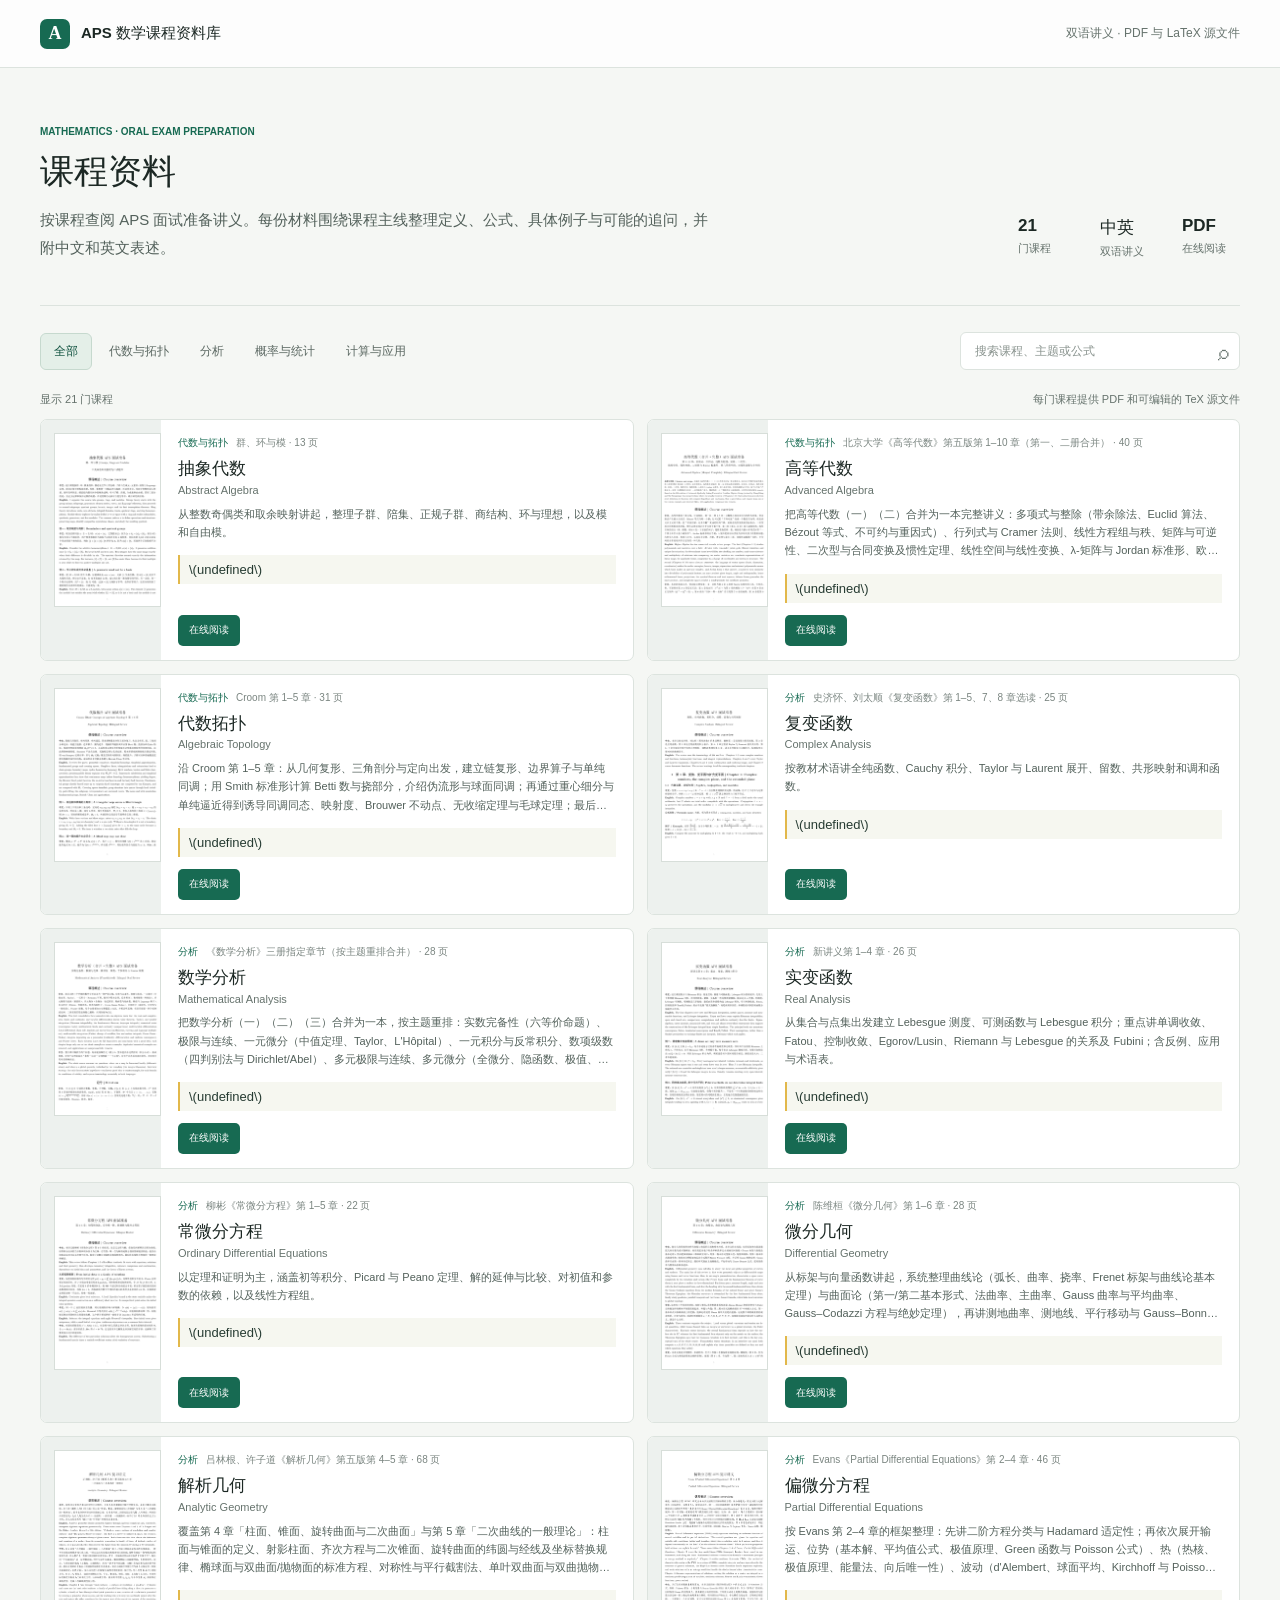
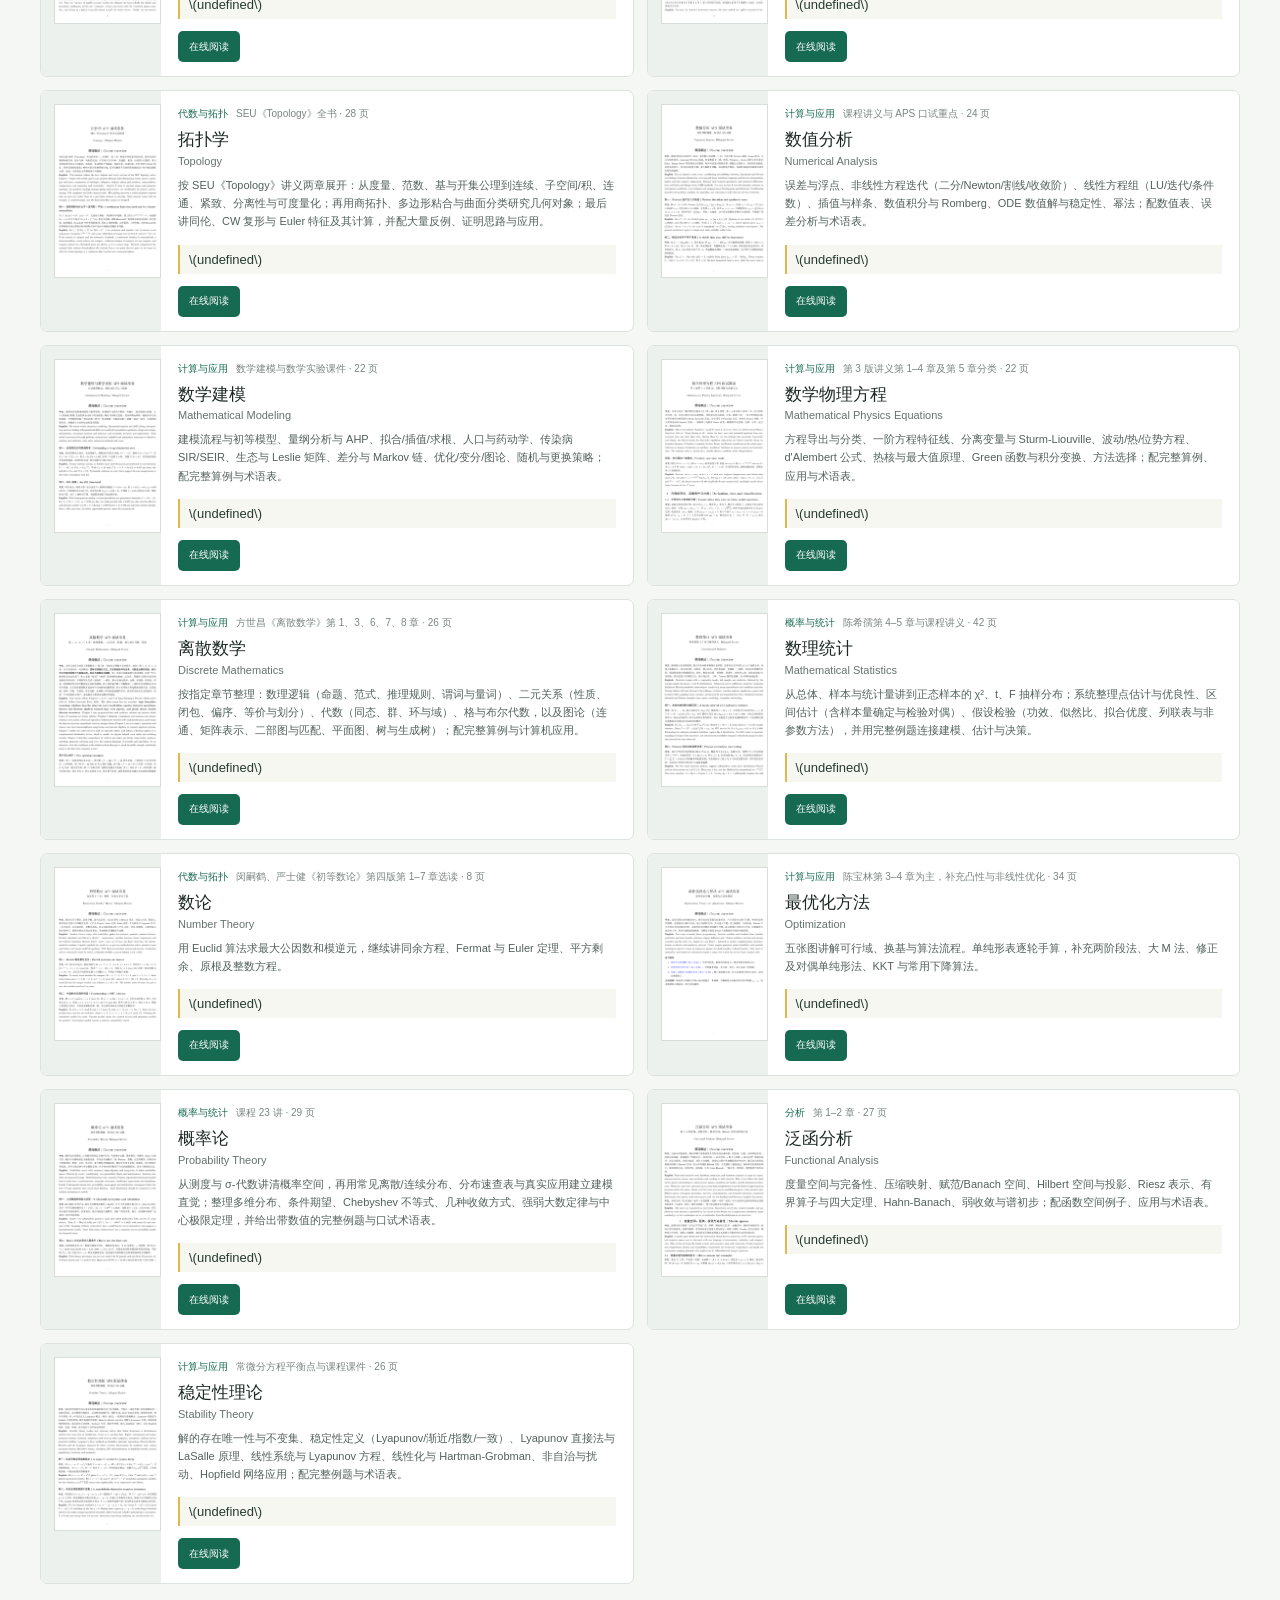
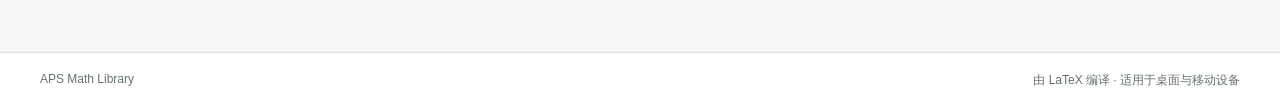
<file: index.html>
<!doctype html>
<html lang="zh-CN">
  <head>
    <meta charset="utf-8">
    <meta name="viewport" content="width=device-width, initial-scale=1">
    <meta name="theme-color" content="#f5f7f4">
    <meta name="description" content="APS 数学课程双语复习讲义，包含课程概述、定义、公式、例题和口试问题。">
    <title>APS 数学课程资料库</title>
    <link rel="stylesheet" href="./styles.css">
    <script src="./app.js" defer></script>
  </head>
  <body>
    <header class="topbar">
      <a class="brand" href="./" aria-label="APS 数学课程资料库首页">
        <span class="brand-mark" aria-hidden="true">A</span>
        <span>APS 数学课程资料库</span>
      </a>
      <span class="topbar-note">双语讲义 · PDF 与 LaTeX 源文件</span>
    </header>

    <main>
      <section class="intro" aria-labelledby="page-title">
        <div class="intro-copy">
          <p class="eyebrow">MATHEMATICS · ORAL EXAM PREPARATION</p>
          <h1 id="page-title">课程资料</h1>
          <p class="intro-text">按课程查阅 APS 面试准备讲义。每份材料围绕课程主线整理定义、公式、具体例子与可能的追问，并附中文和英文表述。</p>
        </div>
        <dl class="library-stats" aria-label="资料库概况">
          <div><dt id="course-total">21</dt><dd>门课程</dd></div>
          <div><dt>中英</dt><dd>双语讲义</dd></div>
          <div><dt>PDF</dt><dd>在线阅读</dd></div>
        </dl>
      </section>

      <section class="catalog" aria-label="课程目录">
        <div class="catalog-tools">
          <div class="filters" role="group" aria-label="按学科筛选">
            <button class="filter-button is-active" type="button" data-filter="all" aria-pressed="true">全部</button>
            <button class="filter-button" type="button" data-filter="algebra" aria-pressed="false">代数与拓扑</button>
            <button class="filter-button" type="button" data-filter="analysis" aria-pressed="false">分析</button>
            <button class="filter-button" type="button" data-filter="probability" aria-pressed="false">概率与统计</button>
            <button class="filter-button" type="button" data-filter="applied" aria-pressed="false">计算与应用</button>
          </div>
          <label class="search-box">
            <span class="visually-hidden">搜索课程</span>
            <input id="course-search" type="search" placeholder="搜索课程、主题或公式" autocomplete="off">
            <span class="search-shortcut" aria-hidden="true">⌕</span>
          </label>
        </div>

        <div class="results-line">
          <p id="result-count" aria-live="polite">显示 21 门课程</p>
          <p>每门课程提供 PDF 和可编辑的 TeX 源文件</p>
        </div>
        <div id="course-list" class="course-grid" aria-live="polite"></div>
        <p id="empty-state" class="empty-state" hidden>没有找到匹配的课程，请调整搜索词或筛选条件。</p>
      </section>
    </main>

    <footer class="page-footer">
      <span>APS Math Library</span>
      <span>由 LaTeX 编译 · 适用于桌面与移动设备</span>
    </footer>

    <dialog id="reader" class="reader" aria-labelledby="reader-title">
      <div class="reader-bar">
        <div class="reader-heading">
          <p class="eyebrow">PDF READER</p>
          <h2 id="reader-title">课程讲义</h2>
        </div>
        <button class="close-button" type="button" data-close aria-label="关闭阅读器" title="关闭">关闭</button>
      </div>
      <iframe id="pdf-frame" title="课程 PDF 阅读器" src="about:blank"></iframe>
      <div class="reader-actions">
        <a id="reader-download" class="action-button action-primary" href="#" download>下载 PDF</a>
        <a id="reader-tex" class="action-button action-secondary" href="#" download>下载 TeX 源文件</a>
        <a id="reader-new-tab" class="reader-new-tab" href="#" target="_blank" rel="noreferrer">新标签页打开</a>
      </div>
    </dialog>
  </body>
</html>
</file>
<file: styles.css>
@charset "UTF-8";

:root {
  color-scheme: light;
  --paper: #f5f7f4;
  --surface: #ffffff;
  --ink: #1c2824;
  --muted: #66736d;
  --line: #dce3de;
  --green: #176a52;
  --green-dark: #10523f;
  --coral: #cb5d49;
  --yellow: #e2b84b;
  --shadow: 0 8px 24px rgb(29 52 43 / 7%);
  font-family: "Segoe UI", "Microsoft YaHei", "Noto Sans CJK SC", sans-serif;
  font-synthesis: none;
  text-rendering: optimizeLegibility;
}

* { box-sizing: border-box; }

body {
  min-width: 320px;
  margin: 0;
  color: var(--ink);
  background: var(--paper);
}

button, input { font: inherit; }
button, a { -webkit-tap-highlight-color: transparent; }
a { color: inherit; }

.topbar {
  display: flex;
  align-items: center;
  justify-content: space-between;
  min-height: 68px;
  padding: 0 max(24px, calc((100vw - 1200px) / 2));
  border-bottom: 1px solid var(--line);
  background: rgb(255 255 255 / 82%);
}

.brand {
  display: inline-flex;
  align-items: center;
  gap: 11px;
  color: var(--ink);
  font-size: 15px;
  font-weight: 700;
  text-decoration: none;
}

.brand-mark {
  display: grid;
  width: 30px;
  aspect-ratio: 1;
  place-items: center;
  border-radius: 7px;
  color: #fff;
  background: var(--green);
  font-family: Georgia, serif;
  font-size: 18px;
}

.topbar-note, .page-footer { color: var(--muted); font-size: 12px; }

main {
  width: min(1200px, calc(100% - 48px));
  margin: 0 auto;
}

.intro {
  display: flex;
  align-items: flex-end;
  justify-content: space-between;
  gap: 32px;
  padding: 57px 0 44px;
  border-bottom: 1px solid var(--line);
}

.eyebrow {
  margin: 0 0 12px;
  color: var(--green);
  font-size: 10px;
  font-weight: 750;
  line-height: 1.4;
}

h1, h2, p { margin-top: 0; }
h1 { margin-bottom: 14px; font-size: 34px; line-height: 1.2; }
.intro-text { max-width: 680px; margin-bottom: 0; color: #53615b; font-size: 15px; line-height: 1.85; }

.library-stats {
  display: flex;
  flex: 0 0 auto;
  gap: 28px;
  margin: 0 4px 2px 0;
}

.library-stats div { min-width: 54px; }
.library-stats dt { margin-bottom: 5px; font-size: 17px; font-weight: 750; }
.library-stats dd { margin: 0; color: var(--muted); font-size: 11px; white-space: nowrap; }

.catalog { padding: 26px 0 68px; }
.catalog-tools { display: flex; align-items: center; justify-content: space-between; gap: 20px; }

.filters {
  display: flex;
  align-items: center;
  gap: 3px;
  overflow-x: auto;
  scrollbar-width: thin;
}

.filter-button {
  min-height: 37px;
  padding: 0 13px;
  border: 1px solid transparent;
  border-radius: 6px;
  color: #5b6862;
  background: transparent;
  cursor: pointer;
  font-size: 12px;
  white-space: nowrap;
}

.filter-button:hover { color: var(--green-dark); background: #eaf0ec; }
.filter-button.is-active { border-color: #c6d9ce; color: var(--green-dark); background: #e4efe8; font-weight: 700; }

.search-box {
  display: flex;
  flex: 0 1 280px;
  align-items: center;
  min-width: 190px;
  height: 38px;
  padding: 0 10px 0 12px;
  border: 1px solid var(--line);
  border-radius: 6px;
  background: var(--surface);
}

.search-box:focus-within { border-color: var(--green); box-shadow: 0 0 0 3px rgb(23 106 82 / 10%); }
.search-box input { width: 100%; min-width: 0; border: 0; outline: 0; color: var(--ink); background: transparent; font-size: 12px; }
.search-box input::placeholder { color: #89938e; }
.search-shortcut { color: var(--muted); font-size: 21px; line-height: 1; }

.results-line {
  display: flex;
  align-items: center;
  justify-content: space-between;
  gap: 20px;
  padding: 22px 0 12px;
  color: var(--muted);
  font-size: 11px;
}

.results-line p { margin: 0; }

.course-grid { display: grid; grid-template-columns: repeat(2, minmax(0, 1fr)); gap: 13px; }

.course-card {
  display: grid;
  grid-template-columns: 120px minmax(0, 1fr);
  min-height: 202px;
  overflow: hidden;
  border: 1px solid var(--line);
  border-radius: 7px;
  background: var(--surface);
  transition: border-color 150ms ease, box-shadow 150ms ease, transform 150ms ease;
}

.course-card:hover { transform: translateY(-2px); border-color: #bfd2c6; box-shadow: var(--shadow); }
.cover-link { display: block; min-width: 0; padding: 13px 0 13px 13px; background: #edf1ee; }
.cover-link img { display: block; width: 100%; height: 100%; max-height: 174px; object-fit: cover; object-position: top center; border: 1px solid #d7ded9; }

.course-content { display: flex; min-width: 0; flex-direction: column; padding: 16px 17px 14px; }
.course-meta { display: flex; align-items: center; gap: 8px; margin-bottom: 8px; }
.category-label { color: var(--green); font-size: 10px; font-weight: 750; }
.course-pages { color: #7a8580; font-size: 10px; }
.course-title { margin: 0 0 7px; font-size: 17px; line-height: 1.35; }
.course-subtitle { display: block; margin-top: 2px; color: var(--muted); font-size: 11px; font-weight: 500; }
.course-summary { display: -webkit-box; overflow: hidden; margin: 0 0 14px; color: #53615b; font-size: 11px; line-height: 1.65; -webkit-box-orient: vertical; -webkit-line-clamp: 3; }
.course-formula { min-width: 0; overflow-x: auto; margin: 0 0 12px; padding: 7px 9px; border-left: 2px solid var(--yellow); color: #263b32; background: #f6f7f0; font-size: 13px; white-space: nowrap; }
.course-formula mjx-container { margin: 0 !important; }
.course-actions { display: flex; flex-wrap: wrap; align-items: center; gap: 8px; margin-top: auto; }

.action-button {
  display: inline-flex;
  min-height: 31px;
  align-items: center;
  justify-content: center;
  padding: 0 10px;
  border: 1px solid transparent;
  border-radius: 5px;
  font-size: 10px;
  font-weight: 650;
  text-decoration: none;
  cursor: pointer;
}

.action-primary { color: white; background: var(--green); }
.action-primary:hover { background: var(--green-dark); }
.action-secondary { border-color: #d7e0da; color: #43544b; background: white; }
.action-secondary:hover { border-color: #a8c2b1; background: #f3f7f4; }

.empty-state { padding: 54px 12px; color: var(--muted); text-align: center; font-size: 13px; }
.page-footer { display: flex; justify-content: space-between; gap: 16px; padding: 19px max(24px, calc((100vw - 1200px) / 2)); border-top: 1px solid var(--line); background: #fff; }

.reader {
  width: min(1060px, calc(100% - 28px));
  max-width: none;
  height: min(92dvh, 920px);
  max-height: none;
  padding: 0;
  overflow: hidden;
  border: 1px solid #d4ddd7;
  border-radius: 8px;
  background: #f7f9f7;
  box-shadow: 0 25px 80px rgb(10 30 20 / 25%);
}

.reader::backdrop { background: rgb(18 31 25 / 68%); }
.reader[open] { display: flex; flex-direction: column; }
.reader-bar, .reader-actions { display: flex; align-items: center; justify-content: space-between; gap: 12px; padding: 13px 17px; }
.reader-bar { border-bottom: 1px solid var(--line); background: white; }
.reader-heading .eyebrow { margin: 0 0 2px; font-size: 9px; }
.reader-heading h2 { margin: 0; font-size: 16px; }
.close-button { min-width: 58px; min-height: 34px; border: 1px solid var(--line); border-radius: 5px; color: var(--ink); background: white; cursor: pointer; font-size: 11px; }
.close-button:hover { border-color: var(--coral); color: #9e3f2f; }
#pdf-frame { flex: 1; width: 100%; min-height: 0; border: 0; background: #e8ece9; }
.reader-actions { justify-content: flex-start; flex-wrap: wrap; border-top: 1px solid var(--line); background: white; }
.reader-new-tab { margin-left: auto; color: var(--green); font-size: 11px; text-underline-offset: 3px; }
.visually-hidden { position: absolute; width: 1px; height: 1px; padding: 0; overflow: hidden; clip: rect(0, 0, 0, 0); white-space: nowrap; clip-path: inset(50%); }

:focus-visible { outline: 3px solid rgb(203 93 73 / 55%); outline-offset: 2px; }

@media (max-width: 850px) {
  .catalog-tools { align-items: flex-start; flex-direction: column; }
  .search-box { flex: 0 0 auto; width: 100%; }
  .filters { max-width: 100%; }
}

@media (max-width: 680px) {
  .topbar { min-height: 58px; padding: 0 18px; }
  .topbar-note { display: none; }
  main { width: min(100% - 32px, 520px); }
  .intro { align-items: flex-start; flex-direction: column; gap: 23px; padding: 35px 0 27px; }
  h1 { font-size: 29px; }
  .intro-text { font-size: 13px; line-height: 1.75; }
  .library-stats { gap: 27px; }
  .catalog { padding-top: 18px; }
  .filters { width: calc(100vw - 32px); margin-right: -16px; padding-bottom: 3px; }
  .filter-button { padding: 0 11px; }
  .results-line { align-items: flex-start; flex-direction: column; gap: 5px; padding-top: 15px; }
  .course-grid { grid-template-columns: minmax(0, 1fr); gap: 10px; }
  .course-card { grid-template-columns: 98px minmax(0, 1fr); min-height: 184px; }
  .cover-link { padding: 11px 0 11px 11px; }
  .cover-link img { max-height: 160px; }
  .course-content { padding: 13px 12px 11px; }
  .course-title { font-size: 15px; }
  .course-summary { font-size: 10px; -webkit-line-clamp: 3; }
  .course-formula { margin-bottom: 10px; padding: 6px 7px; font-size: 12px; }
  .action-button { min-height: 30px; padding: 0 8px; font-size: 9px; }
  .page-footer { flex-direction: column; gap: 7px; padding: 16px; font-size: 10px; }
  .reader { width: calc(100% - 16px); height: 96dvh; border-radius: 6px; }
  .reader-bar, .reader-actions { padding: 10px; }
  .reader-actions { gap: 6px; }
  .reader-new-tab { width: 100%; margin: 2px 0 0; }
}

@media (prefers-reduced-motion: reduce) {
  *, *::before, *::after { scroll-behavior: auto !important; transition-duration: 0.01ms !important; }
}
</file>
